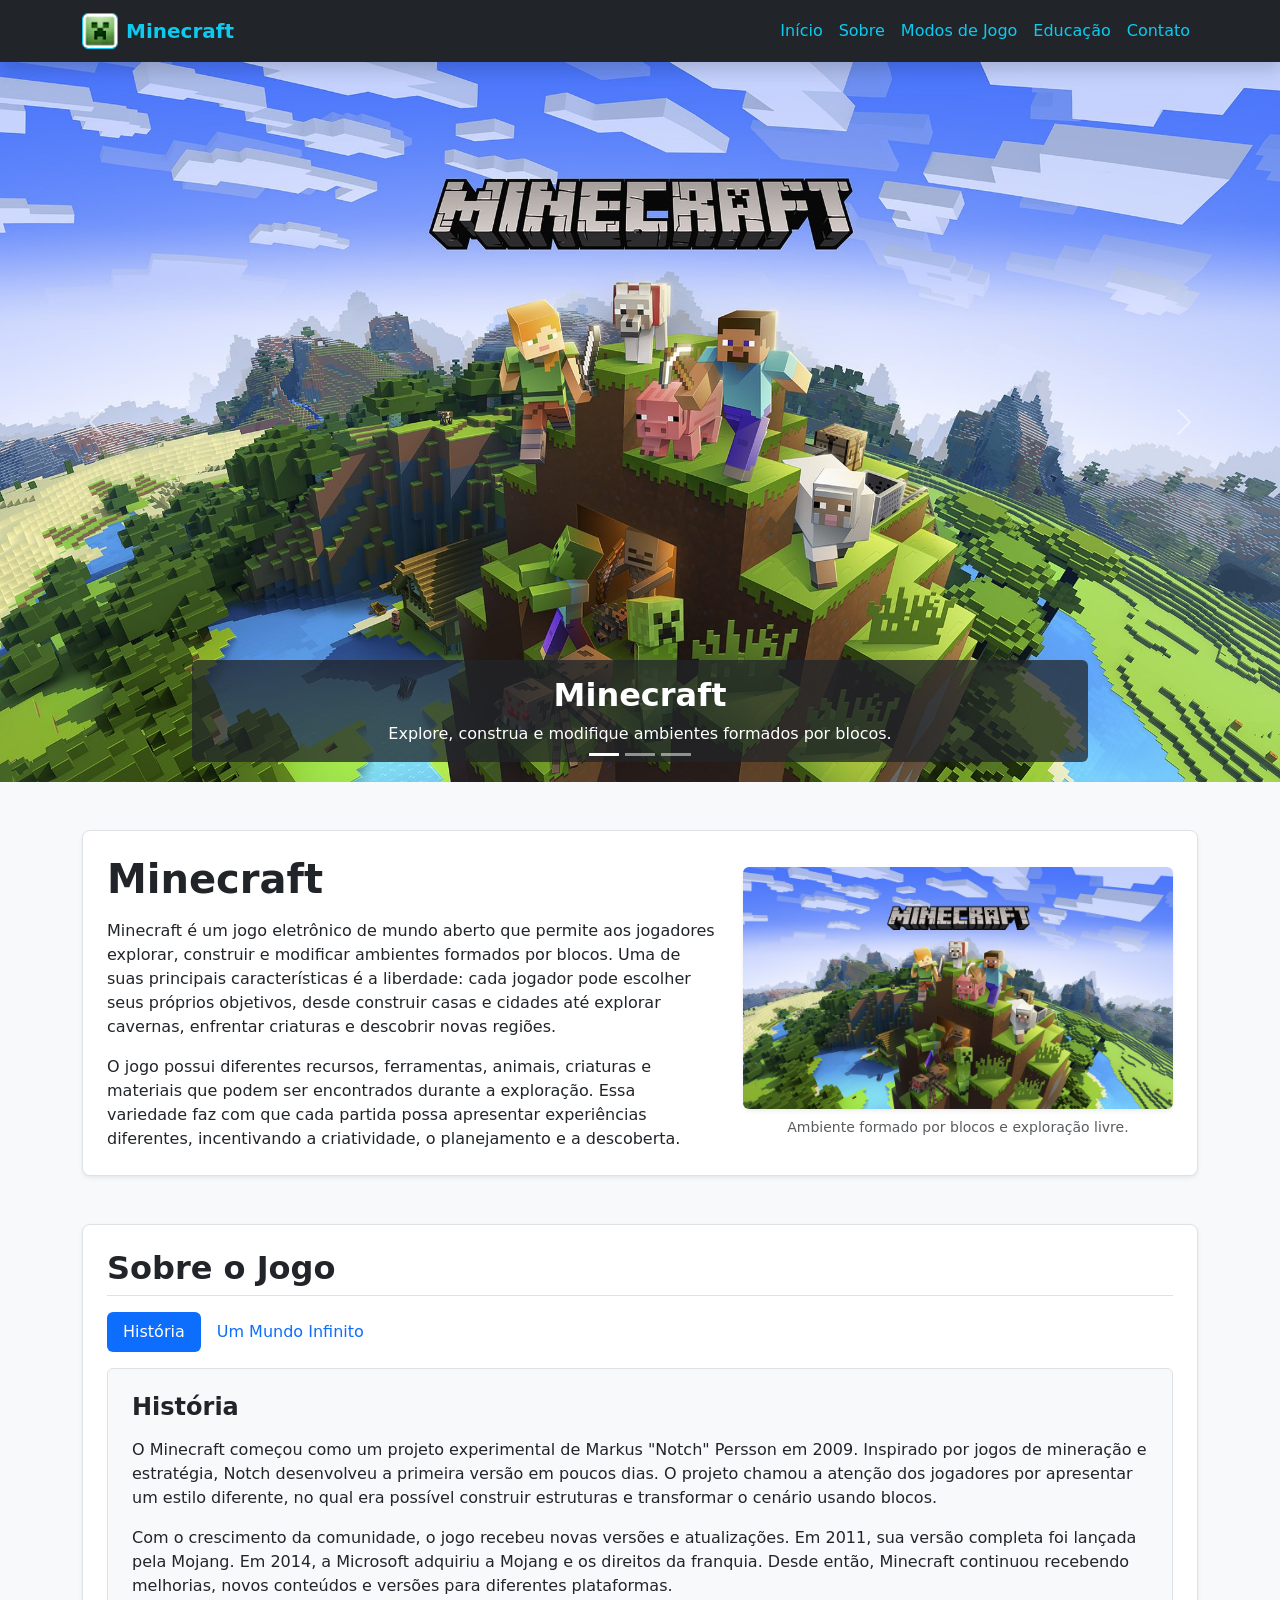
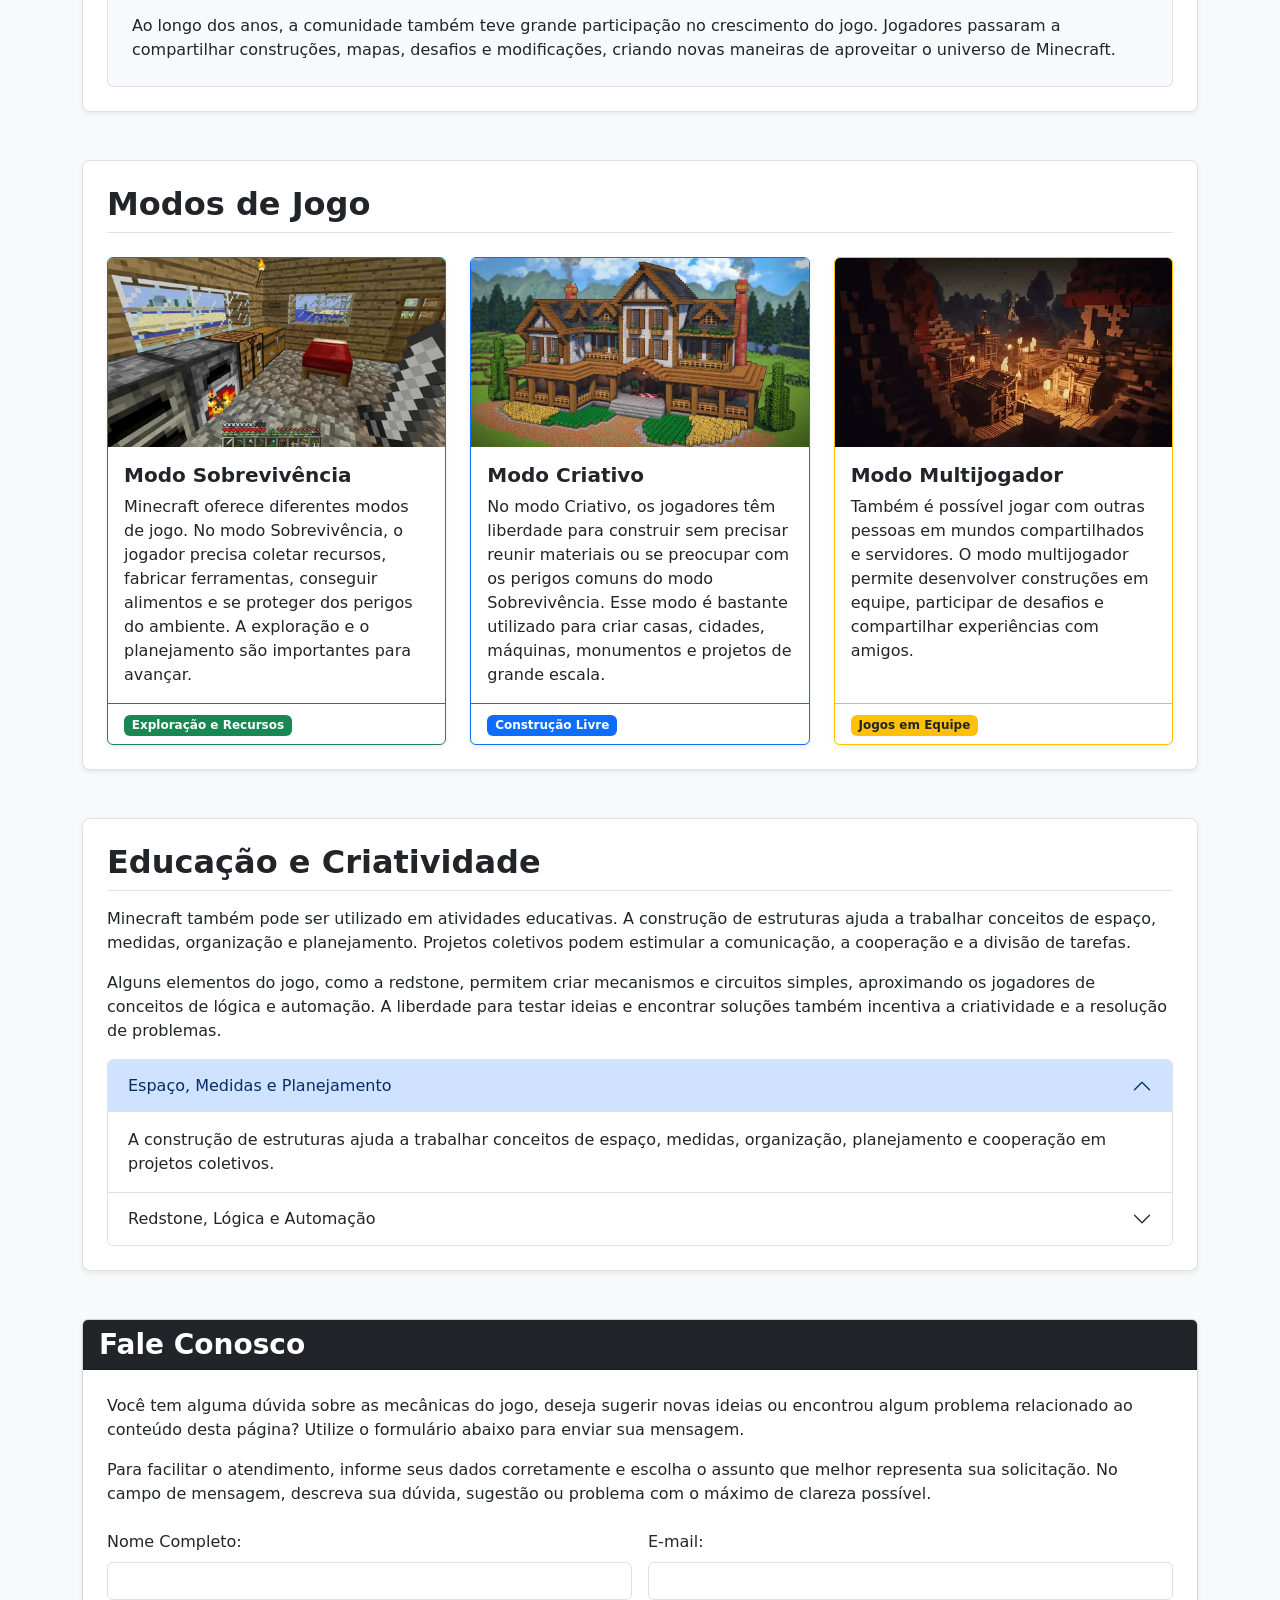
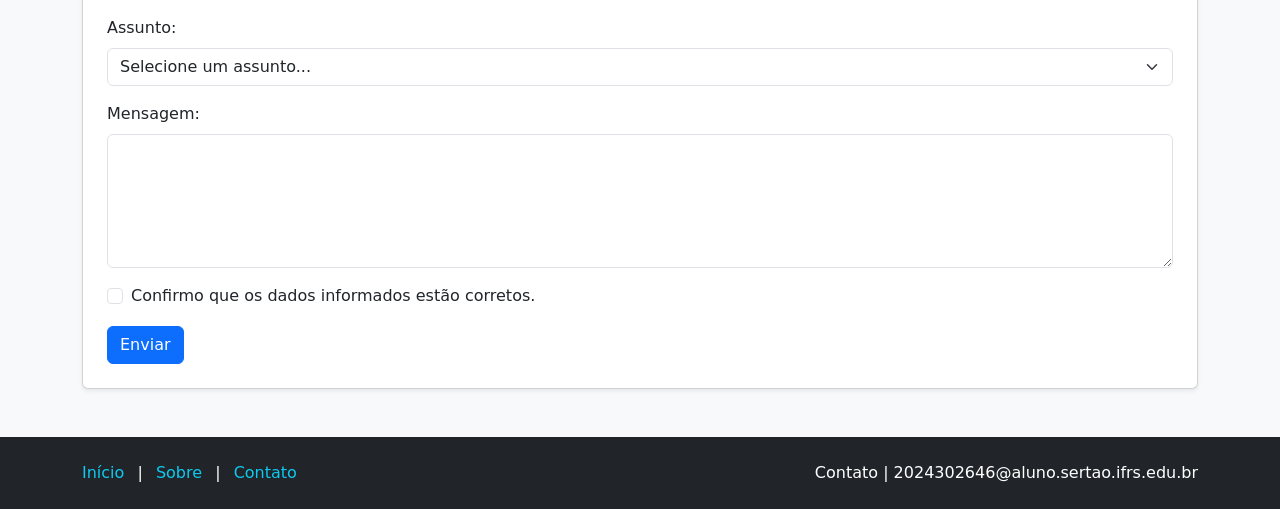
<file: html/index.html>
<!DOCTYPE html>
<html lang="pt-br">
<head>
    <meta charset="UTF-8">
    <meta name="viewport" content="width=device-width, initial-scale=1.0">
    <title>Minecraft</title>
    <link rel="stylesheet" href="../css/bootstrap.min.css">
</head>
<body class="bg-light">
    <!-- Menu de Navegação e logo-->

    <nav class="navbar navbar-expand-lg navbar-dark bg-dark sticky-top shadow">
        <div class="container">
            <a class="navbar-brand d-flex align-items-center fw-bold text-info" href="#inicio">
                <img src="../img/logo.jpg" alt="Logo Minecraft" width="36" height="36" class="rounded me-2 border border-info">
                <span>Minecraft</span>
            </a>
            <button class="navbar-toggler" type="button" data-bs-toggle="collapse" data-bs-target="#menuPrincipal" aria-controls="menuPrincipal" aria-expanded="false" aria-label="Alternar navegação">
                <span class="navbar-toggler-icon"></span>
            </button>
            <div class="collapse navbar-collapse" id="menuPrincipal">
                <ul class="navbar-nav ms-auto mb-2 mb-lg-0">
                    <li class="nav-item">
                        <a class="nav-link text-info" href="#inicio">Início</a>
                    </li>
                    <li class="nav-item">
                        <a class="nav-link text-info" href="#sobre">Sobre</a>
                    </li>
                    <li class="nav-item">
                        <a class="nav-link text-info" href="#modos">Modos de Jogo</a>
                    </li>
                    <li class="nav-item">
                        <a class="nav-link text-info" href="#educacao">Educação</a>
                    </li>
                    <li class="nav-item">
                        <a class="nav-link text-info" href="#contato">Contato</a>
                    </li>
                </ul>
            </div>
        </div>
    </nav>

    <!-- Carrossel-->
    <header id="inicio">
        <div id="carrosselMinecraft" class="carousel slide carousel-fade" data-bs-ride="carousel">
            <div class="carousel-indicators">
                <button type="button" data-bs-target="#carrosselMinecraft" data-bs-slide-to="0" class="active" aria-current="true" aria-label="Slide 1"></button>
                <button type="button" data-bs-target="#carrosselMinecraft" data-bs-slide-to="1" aria-label="Slide 2"></button>
                <button type="button" data-bs-target="#carrosselMinecraft" data-bs-slide-to="2" aria-label="Slide 3"></button>
            </div>
            <div class="carousel-inner">
                <div class="carousel-item active">
                    <img src="../img/mine.jpg" class="d-block w-100 img-fluid" alt="Imagem de título Minecraft">
                    <div class="carousel-caption d-none d-md-block bg-dark bg-opacity-75 rounded p-3">
                        <h2 class="fw-bold">Minecraft</h2>
                        <p class="mb-0">Explore, construa e modifique ambientes formados por blocos.</p>
                    </div>
                </div>
                <div class="carousel-item">
                    <img src="../img/casa.jpg" class="d-block w-100 img-fluid" alt="Um Mundo Infinito">
                    <div class="carousel-caption d-none d-md-block bg-dark bg-opacity-75 rounded p-3">
                        <h2 class="fw-bold">Um Mundo Infinito</h2>
                        <p class="mb-0">Descubra biomas variados, chunks e dimensões como o Nether e o The End.</p>
                    </div>
                </div>
                <div class="carousel-item">
                    <img src="../img/vila.jpg" class="d-block w-100 img-fluid" alt="Modos de Jogo">
                    <div class="carousel-caption d-none d-md-block bg-dark bg-opacity-75 rounded p-3">
                        <h2 class="fw-bold">Criatividade e Aventura</h2>
                        <p class="mb-0">Escolha seus próprios objetivos nos modos Sobrevivência, Criativo e Multijogador.</p>
                    </div>
                </div>
            </div>
            <button class="carousel-control-prev" type="button" data-bs-target="#carrosselMinecraft" data-bs-slide="prev">
                <span class="carousel-control-prev-icon" aria-hidden="true"></span>
                <span class="visually-hidden">Anterior</span>
            </button>
            <button class="carousel-control-next" type="button" data-bs-target="#carrosselMinecraft" data-bs-slide="next">
                <span class="carousel-control-next-icon" aria-hidden="true"></span>
                <span class="visually-hidden">Próximo</span>
            </button>
        </div>
    </header>

    <!-- Container Principal -->
    <main class="container my-5">

        <!-- Apresentação -->
        <section class="bg-white border rounded-3 p-4 mb-5 shadow-sm">
            <div class="row align-items-center g-4">
                <div class="col-lg-7">
                    <h1 class="fw-bold mb-3"><strong>Minecraft</strong></h1>
                    <p>
                        Minecraft é um jogo eletrônico de mundo aberto que permite aos jogadores explorar,
                        construir e modificar ambientes formados por blocos. Uma de suas principais
                        características é a liberdade: cada jogador pode escolher seus próprios objetivos,
                        desde construir casas e cidades até explorar cavernas, enfrentar criaturas e descobrir
                        novas regiões.
                    </p>
                    <p class="mb-0">
                        O jogo possui diferentes recursos, ferramentas, animais, criaturas e materiais que
                        podem ser encontrados durante a exploração. Essa variedade faz com que cada partida
                        possa apresentar experiências diferentes, incentivando a criatividade, o planejamento
                        e a descoberta.
                    </p>
                </div>
                <div class="col-lg-5">
                    <figure class="figure mb-0 w-100">
                        <img src="../img/mine.jpg" class="figure-img img-fluid rounded shadow-sm w-100" alt="Universo Minecraft">
                        <figcaption class="figure-caption text-center">Ambiente formado por blocos e exploração livre.</figcaption>
                    </figure>
                </div>
            </div>
        </section>

        <!-- Estrutura de Textos -->
        <section class="bg-white border rounded-3 p-4 mb-5 shadow-sm" id="sobre">
            <h2 class="fw-bold border-bottom pb-2 mb-3"><strong>Sobre o Jogo</strong></h2>

            <ul class="nav nav-pills mb-3" id="abasConteudo" role="tablist">
                <li class="nav-item" role="presentation">
                    <button class="nav-link active" id="aba-historia-tab" data-bs-toggle="pill" data-bs-target="#aba-historia" type="button" role="tab" aria-controls="aba-historia" aria-selected="true">
                        História
                    </button>
                </li>
                <li class="nav-item" role="presentation">
                    <button class="nav-link" id="aba-mundo-tab" data-bs-toggle="pill" data-bs-target="#aba-mundo" type="button" role="tab" aria-controls="aba-mundo" aria-selected="false">
                        Um Mundo Infinito
                    </button>
                </li>
            </ul>

            <div class="tab-content border rounded p-4 bg-light" id="abasConteudoTexto">
                <div class="tab-pane fade show active" id="aba-historia" role="tabpanel" aria-labelledby="aba-historia-tab" tabindex="0">
                    <h3 class="h4 fw-bold mb-3"><strong>História</strong></h3>
                    <p>
                        O Minecraft começou como um projeto experimental de Markus "Notch" Persson em 2009.
                        Inspirado por jogos de mineração e estratégia, Notch desenvolveu a primeira versão
                        em poucos dias. O projeto chamou a atenção dos jogadores por apresentar um estilo
                        diferente, no qual era possível construir estruturas e transformar o cenário usando
                        blocos.
                    </p>
                    <p>
                        Com o crescimento da comunidade, o jogo recebeu novas versões e atualizações.
                        Em 2011, sua versão completa foi lançada pela Mojang. Em 2014, a Microsoft adquiriu
                        a Mojang e os direitos da franquia. Desde então, Minecraft continuou recebendo
                        melhorias, novos conteúdos e versões para diferentes plataformas.
                    </p>
                    <p class="mb-0">
                        Ao longo dos anos, a comunidade também teve grande participação no crescimento do
                        jogo. Jogadores passaram a compartilhar construções, mapas, desafios e modificações,
                        criando novas maneiras de aproveitar o universo de Minecraft.
                    </p>
                </div>

                <div class="tab-pane fade" id="aba-mundo" role="tabpanel" aria-labelledby="aba-mundo-tab" tabindex="0">
                    <h3 class="h4 fw-bold mb-3">Um Mundo Infinito</h3>
                    <p>
                        Cada mundo de Minecraft é gerado de maneira própria, apresentando paisagens e
                        características variadas. O mapa é dividido em partes chamadas "chunks", que são
                        carregadas conforme o jogador explora o ambiente. Isso permite a criação de grandes
                        áreas para exploração e construção.
                    </p>
                    <p>
                        Entre os biomas encontrados estão florestas, desertos, planícies, montanhas,
                        oceanos e regiões congeladas. Cada bioma possui elementos específicos, como tipos
                        de vegetação, animais, recursos e estruturas. Por isso, explorar diferentes regiões
                        é importante para encontrar materiais e conhecer melhor o mundo.
                    </p>
                    <p class="mb-0">
                        Além do mundo principal, existem outras dimensões, como o Nether e o The End.
                        Esses lugares apresentam ambientes, recursos e desafios próprios, ampliando as
                        possibilidades de exploração e aventura.
                    </p>
                </div>
            </div>
        </section>

        <!-- Modos de Jogo -->
        <section class="mb-5" id="modos">
            <div class="bg-white border rounded-3 p-4 shadow-sm">
                <h2 class="fw-bold border-bottom pb-2 mb-4">Modos de Jogo</h2>
                <div class="row row-cols-1 row-cols-md-3 g-4">
                    <div class="col">
                        <div class="card h-100 shadow-sm border-success">
                            <img src="../img/survival.jpg" class="card-img-top" alt="Modo Sobrevivência">
                            <div class="card-body">
                                <h3 class="card-title h5 fw-bold">Modo Sobrevivência</h3>
                                <p class="card-text">
                                    Minecraft oferece diferentes modos de jogo. No modo Sobrevivência, o jogador precisa
                                    coletar recursos, fabricar ferramentas, conseguir alimentos e se proteger dos perigos
                                    do ambiente. A exploração e o planejamento são importantes para avançar.
                                </p>
                            </div>
                            <div class="card-footer bg-transparent border-success">
                                <span class="badge bg-success">Exploração e Recursos</span>
                            </div>
                        </div>
                    </div>

                    <div class="col">
                        <div class="card h-100 shadow-sm border-primary">
                            <img src="../img/criativo.png" class="card-img-top" alt="Modo Criativo">
                            <div class="card-body">
                                <h3 class="card-title h5 fw-bold">Modo Criativo</h3>
                                <p class="card-text">
                                    No modo Criativo, os jogadores têm liberdade para construir sem precisar reunir
                                    materiais ou se preocupar com os perigos comuns do modo Sobrevivência. Esse modo é
                                    bastante utilizado para criar casas, cidades, máquinas, monumentos e projetos de
                                    grande escala.
                                </p>
                            </div>
                            <div class="card-footer bg-transparent border-primary">
                                <span class="badge bg-primary">Construção Livre</span>
                            </div>
                        </div>
                    </div>

                    <div class="col">
                        <div class="card h-100 shadow-sm border-warning">
                            <img src="../img/multiplayer.jpg" class="card-img-top" alt="Modo Multijogador">
                            <div class="card-body">
                                <h3 class="card-title h5 fw-bold">Modo Multijogador</h3>
                                <p class="card-text">
                                    Também é possível jogar com outras pessoas em mundos compartilhados e servidores.
                                    O modo multijogador permite desenvolver construções em equipe, participar de desafios
                                    e compartilhar experiências com amigos.
                                </p>
                            </div>
                            <div class="card-footer bg-transparent border-warning">
                                <span class="badge bg-warning text-dark">Jogos em Equipe</span>
                            </div>
                        </div>
                    </div>
                </div>
            </div>
        </section>

        <!-- Educação -->
        <section class="bg-white border rounded-3 p-4 mb-5 shadow-sm" id="educacao">
            <h2 class="fw-bold border-bottom pb-2 mb-3">Educação e Criatividade</h2>
            <p>
                Minecraft também pode ser utilizado em atividades educativas. A construção de
                estruturas ajuda a trabalhar conceitos de espaço, medidas, organização e planejamento.
                Projetos coletivos podem estimular a comunicação, a cooperação e a divisão de tarefas.
            </p>
            <p>
                Alguns elementos do jogo, como a redstone, permitem criar mecanismos e circuitos
                simples, aproximando os jogadores de conceitos de lógica e automação. A liberdade
                para testar ideias e encontrar soluções também incentiva a criatividade e a
                resolução de problemas.
            </p>

            <div class="accordion mt-3" id="accordionEducacao">
                <div class="accordion-item">
                    <h3 class="accordion-header">
                        <button class="accordion-button" type="button" data-bs-toggle="collapse" data-bs-target="#itemEspaco" aria-expanded="true" aria-controls="itemEspaco">
                            Espaço, Medidas e Planejamento
                        </button>
                    </h3>
                    <div id="itemEspaco" class="accordion-collapse collapse show" data-bs-parent="#accordionEducacao">
                        <div class="accordion-body">
                            A construção de estruturas ajuda a trabalhar conceitos de espaço, medidas, organização, planejamento e cooperação em projetos coletivos.
                        </div>
                    </div>
                </div>
                <div class="accordion-item">
                    <h3 class="accordion-header">
                        <button class="accordion-button collapsed" type="button" data-bs-toggle="collapse" data-bs-target="#itemRedstone" aria-expanded="false" aria-controls="itemRedstone">
                            Redstone, Lógica e Automação
                        </button>
                    </h3>
                    <div id="itemRedstone" class="accordion-collapse collapse" data-bs-parent="#accordionEducacao">
                        <div class="accordion-body">
                            A redstone permite criar mecanismos e circuitos simples, aproximando os jogadores de conceitos de lógica, automação e resolução de problemas.
                        </div>
                    </div>
                </div>
            </div>
        </section>
        <!-- Formulário -->
        <section class="card shadow-sm" id="contato">
            <div class="card-header bg-dark text-white">
                <h1 class="h3 mb-0"><strong>Fale Conosco</strong></h1>
            </div>
            <div class="card-body p-4">
                <p>
                    Você tem alguma dúvida sobre as mecânicas do jogo, deseja sugerir novas ideias ou
                    encontrou algum problema relacionado ao conteúdo desta página? Utilize o formulário
                    abaixo para enviar sua mensagem.
                </p>
                <p class="mb-4">
                    Para facilitar o atendimento, informe seus dados corretamente e escolha o assunto
                    que melhor representa sua solicitação. No campo de mensagem, descreva sua dúvida,
                    sugestão ou problema com o máximo de clareza possível.
                </p>

                <form id="formContato" class="row g-3 needs-validation" novalidate>
                    <div class="col-md-6">
                        <label for="nome" class="form-label">Nome Completo:</label>
                        <input type="text" class="form-control" id="nome" name="nome" required>
                        <div class="valid-feedback">Nome informado corretamente!</div>
                        <div class="invalid-feedback">Por favor, informe seu nome completo.</div>
                    </div>

                    <div class="col-md-6">
                        <label for="email" class="form-label">E-mail:</label>
                        <input type="email" class="form-control" id="email" name="email" required>
                        <div class="valid-feedback">E-mail válido!</div>
                        <div class="invalid-feedback">Por favor, informe um e-mail válido.</div>
                    </div>

                    <div class="col-12">
                        <label for="assunto" class="form-label">Assunto:</label>
                        <select class="form-select" id="assunto" name="assunto" required>
                            <option value="" selected disabled>Selecione um assunto...</option>
                            <option value="Suporte Técnico">Suporte Técnico</option>
                            <option value="Sugestões">Sugestões</option>
                            <option value="Relato de Bugs">Relato de Bugs</option>
                            <option value="Dúvidas sobre o jogo">Dúvidas sobre o jogo</option>
                            <option value="Outros assuntos">Outros assuntos</option>
                        </select>
                        <div class="valid-feedback">Assunto selecionado!</div>
                        <div class="invalid-feedback">Por favor, escolha um assunto.</div>
                    </div>

                    <div class="col-12">
                        <label for="mensagem" class="form-label">Mensagem:</label>
                        <textarea class="form-control" id="mensagem" name="mensagem" rows="5" required></textarea>
                        <div class="valid-feedback">Mensagem preenchida!</div>
                        <div class="invalid-feedback">Por favor, descreva sua mensagem antes de enviar.</div>
                    </div>

                    <div class="col-12">
                        <div class="form-check">
                            <input class="form-check-input" type="checkbox" id="aceite" required>
                            <label class="form-check-label" for="aceite">
                                Confirmo que os dados informados estão corretos.
                            </label>
                            <div class="invalid-feedback">Você deve confirmar os dados antes de enviar.</div>
                        </div>
                    </div>

                    <div class="col-12">
                        <button type="submit" class="btn btn-primary">Enviar</button>
                    </div>
                </form>
            </div>
        </section>
    </main>

    <!-- Modal com mensagem de sucesso -->
    <div class="modal fade" id="modalSucesso" tabindex="-1" aria-labelledby="modalSucessoLabel" aria-hidden="true">
        <div class="modal-dialog modal-dialog-centered">
            <div class="modal-content">
                <div class="modal-header bg-success text-white">
                    <h5 class="modal-title" id="modalSucessoLabel">Envio Realizado com Sucesso!</h5>
                    <button type="button" class="btn-close btn-close-white" data-bs-dismiss="modal" aria-label="Fechar"></button>
                </div>
                <div class="modal-body">
                    <p class="mb-0">Sua mensagem foi cadastrada e enviada com sucesso. Obrigado por entrar em contato!</p>
                </div>
                <div class="modal-footer">
                    <button type="button" class="btn btn-success" data-bs-dismiss="modal">Fechar</button>
                </div>
            </div>
        </div>
    </div>

    <!-- Rodapé -->
    <footer class="bg-dark text-white py-4 mt-5">
        <div class="container">
            <div class="row align-items-center g-2">
                <div class="col-md-6 text-center text-md-start">
                    <a href="#inicio" class="text-info text-decoration-none me-2">Início</a> |
                    <a href="#sobre" class="text-info text-decoration-none mx-2">Sobre</a> |
                    <a href="#contato" class="text-info text-decoration-none ms-2">Contato</a>
                </div>
                <div class="col-md-6 text-center text-md-end">
                    <p class="mb-0">
                        Contato | 2024302646@aluno.sertao.ifrs.edu.br
                    </p>
                </div>
            </div>
        </div>
    </footer>

    <script src="../js/bootstrap.bundle.min.js"></script>
    <script>
        (function () {
            const form = document.getElementById('formContato');
            const modalSucesso = new bootstrap.Modal(document.getElementById('modalSucesso'));

            form.addEventListener('submit', function (event) {
                event.preventDefault();
                event.stopPropagation();

                if (form.checkValidity()) {
                    modalSucesso.show();
                    form.reset();
                    form.classList.remove('was-validated');
                } else {
                    form.classList.add('was-validated');
                }
            }, false);
        })();
    </script>
</body>
</html>
</file>
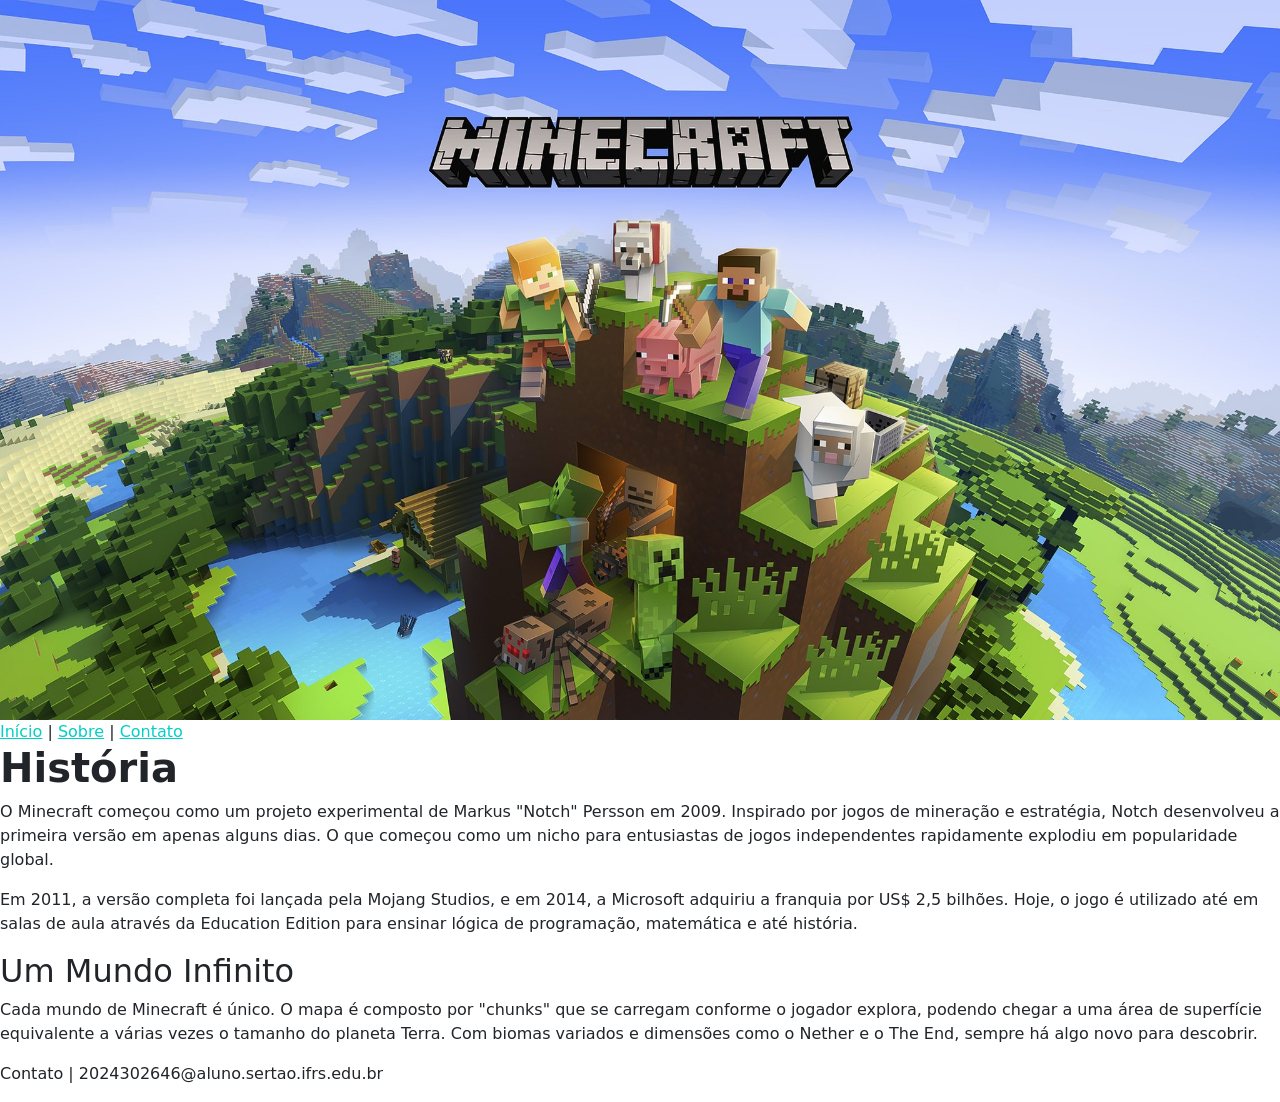
<file: html/about.html>
<!DOCTYPE html>
<html lang="pt-br">
<head>
    <meta charset="UTF-8">
    <meta name="viewport" content="width=device-width, initial-scale=1.0">
    <title>Minecraft - Sobre</title>
    <link rel="stylesheet" href="../css/bootstrap.min.css">
</head>
<body>
    <div class="img-titulo">
        <img src="../img/mine.jpg" alt="Imagem de título" width="100%">
    </div>

    <nav>
        <a href="html/home.html" style="color: #04cfc5;">Início</a> | 
        <a href="html/about.html" style="color: #04cfc5;">Sobre</a> | 
        <a href="html/contact.html" style="color: #04cfc5;">Contato</a>
    </nav>

    <div class="Titulo">
        <h1><strong>História</strong></h1>
    </div>

    <p>
        O Minecraft começou como um projeto experimental de Markus "Notch" Persson em 2009. Inspirado por jogos de mineração e estratégia, Notch desenvolveu a primeira versão em apenas alguns dias. O que começou como um nicho para entusiastas de jogos independentes rapidamente explodiu em popularidade global.
    </p>

    <p>
        Em 2011, a versão completa foi lançada pela Mojang Studios, e em 2014, a Microsoft adquiriu a franquia por US$ 2,5 bilhões. Hoje, o jogo é utilizado até em salas de aula através da Education Edition para ensinar lógica de programação, matemática e até história.
    </p>

    <div class="Titulo">
        <h2>Um Mundo Infinito</h2>
    </div>

    <p>
        Cada mundo de Minecraft é único. O mapa é composto por "chunks" que se carregam conforme o jogador explora, podendo chegar a uma área de superfície equivalente a várias vezes o tamanho do planeta Terra. Com biomas variados e dimensões como o Nether e o The End, sempre há algo novo para descobrir.
    </p>

    <div class="rodape">
        <p>
            Contato | 2024302646@aluno.sertao.ifrs.edu.br
        </p>
    </div>
    <script src="../js/bootstrap.bundle.min.js"></script>
</body>
</html>
</file>
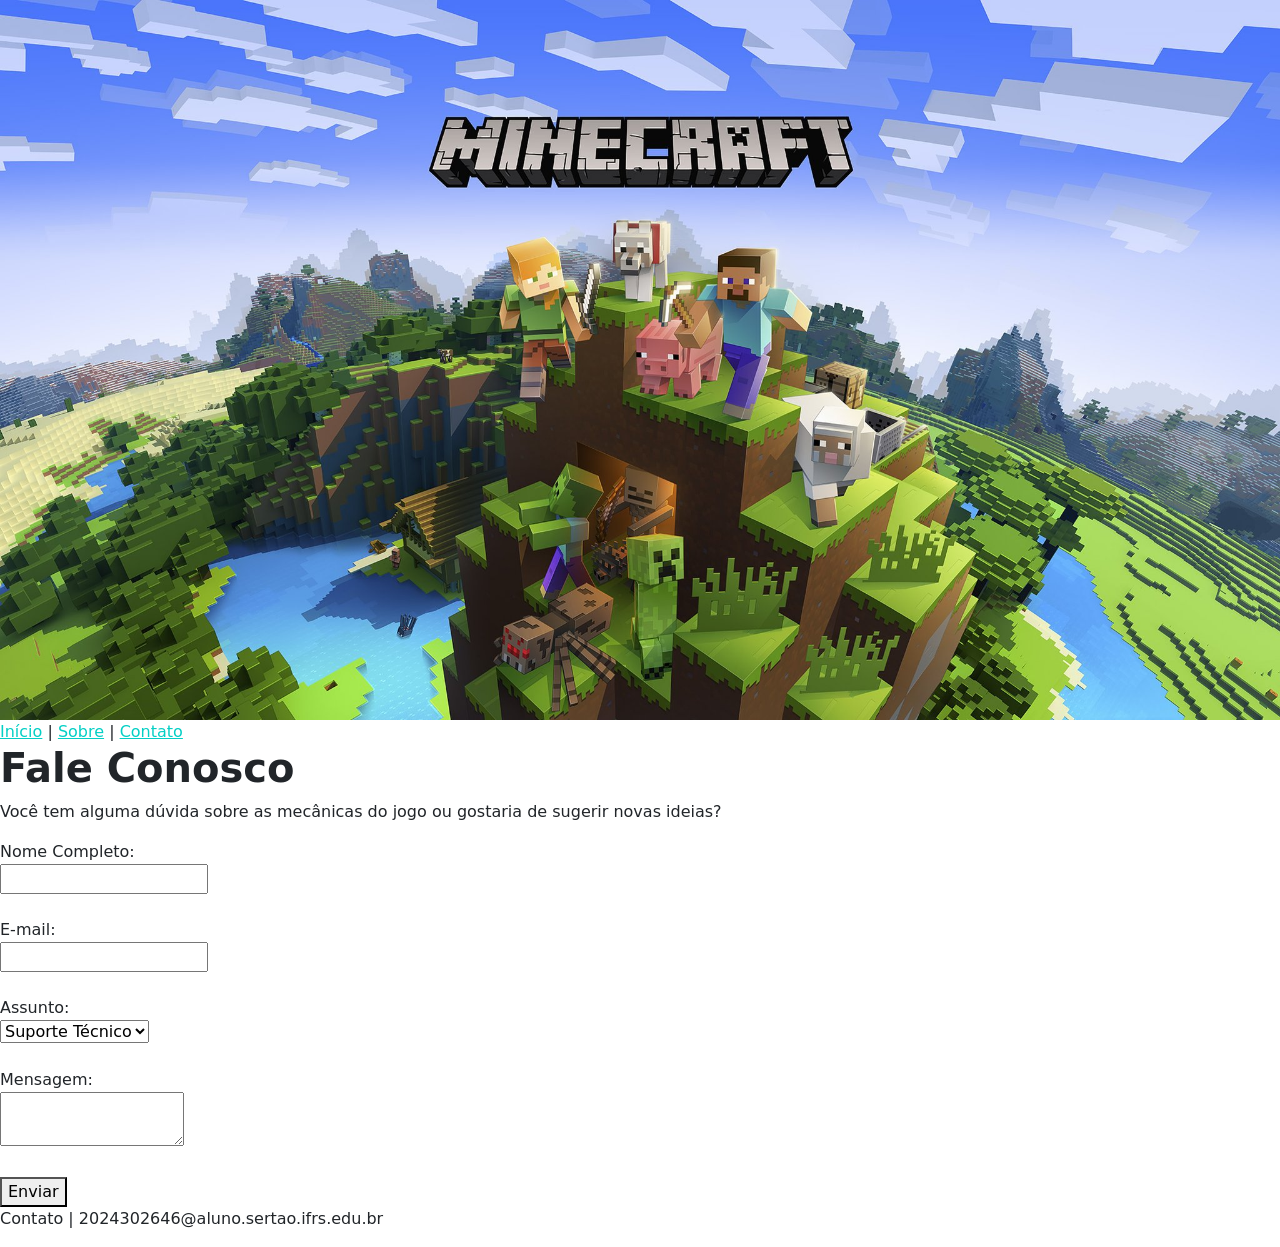
<file: html/contact.html>
<!DOCTYPE html>
<html lang="pt-br">
<head>
    <meta charset="UTF-8">
    <meta name="viewport" content="width=device-width, initial-scale=1.0">
    <title>Minecraft - Contato</title>
    <link rel="stylesheet" href="../css/bootstrap.min.css">
</head>
<body>
    <div class="img-titulo">
        <img src="../img/mine.jpg" alt="Imagem de título" width="100%">
    </div>

    <nav>
        <a href="home.html" style="color: #04cfc5;">Início</a> | 
        <a href="about.html" style="color: #04cfc5;">Sobre</a> | 
        <a href="contact.html" style="color: #04cfc5;">Contato</a>
    </nav>

    <div class="Titulo">
        <h1><strong>Fale Conosco</strong></h1>
    </div>

    <p>
        Você tem alguma dúvida sobre as mecânicas do jogo ou gostaria de sugerir novas ideias?
    </p>

    <form>
        <label>Nome Completo:</label>
        <br>
        <input type="text">
        <br>
        <br>

        <label>E-mail:</label>
        <br>
        <input type="email">
        <br>
        <br>

        <label>Assunto:</label>
        <br>
        <select>
            <option>Suporte Técnico</option>
            <option>Sugestões</option>
            <option>Relato de Bugs</option>
        </select><br><br>

        <label>Mensagem:</label>
        <br>
        <textarea></textarea>
        <br>
        <br>

        <button type="submit">Enviar</button>
    </form>

    <div class="rodape">
        <p>
            Contato | 2024302646@aluno.sertao.ifrs.edu.br
        </p>
    </div>
    <script src="../js/bootstrap.bundle.min.js"></script>
</body>
</html>
</file>
